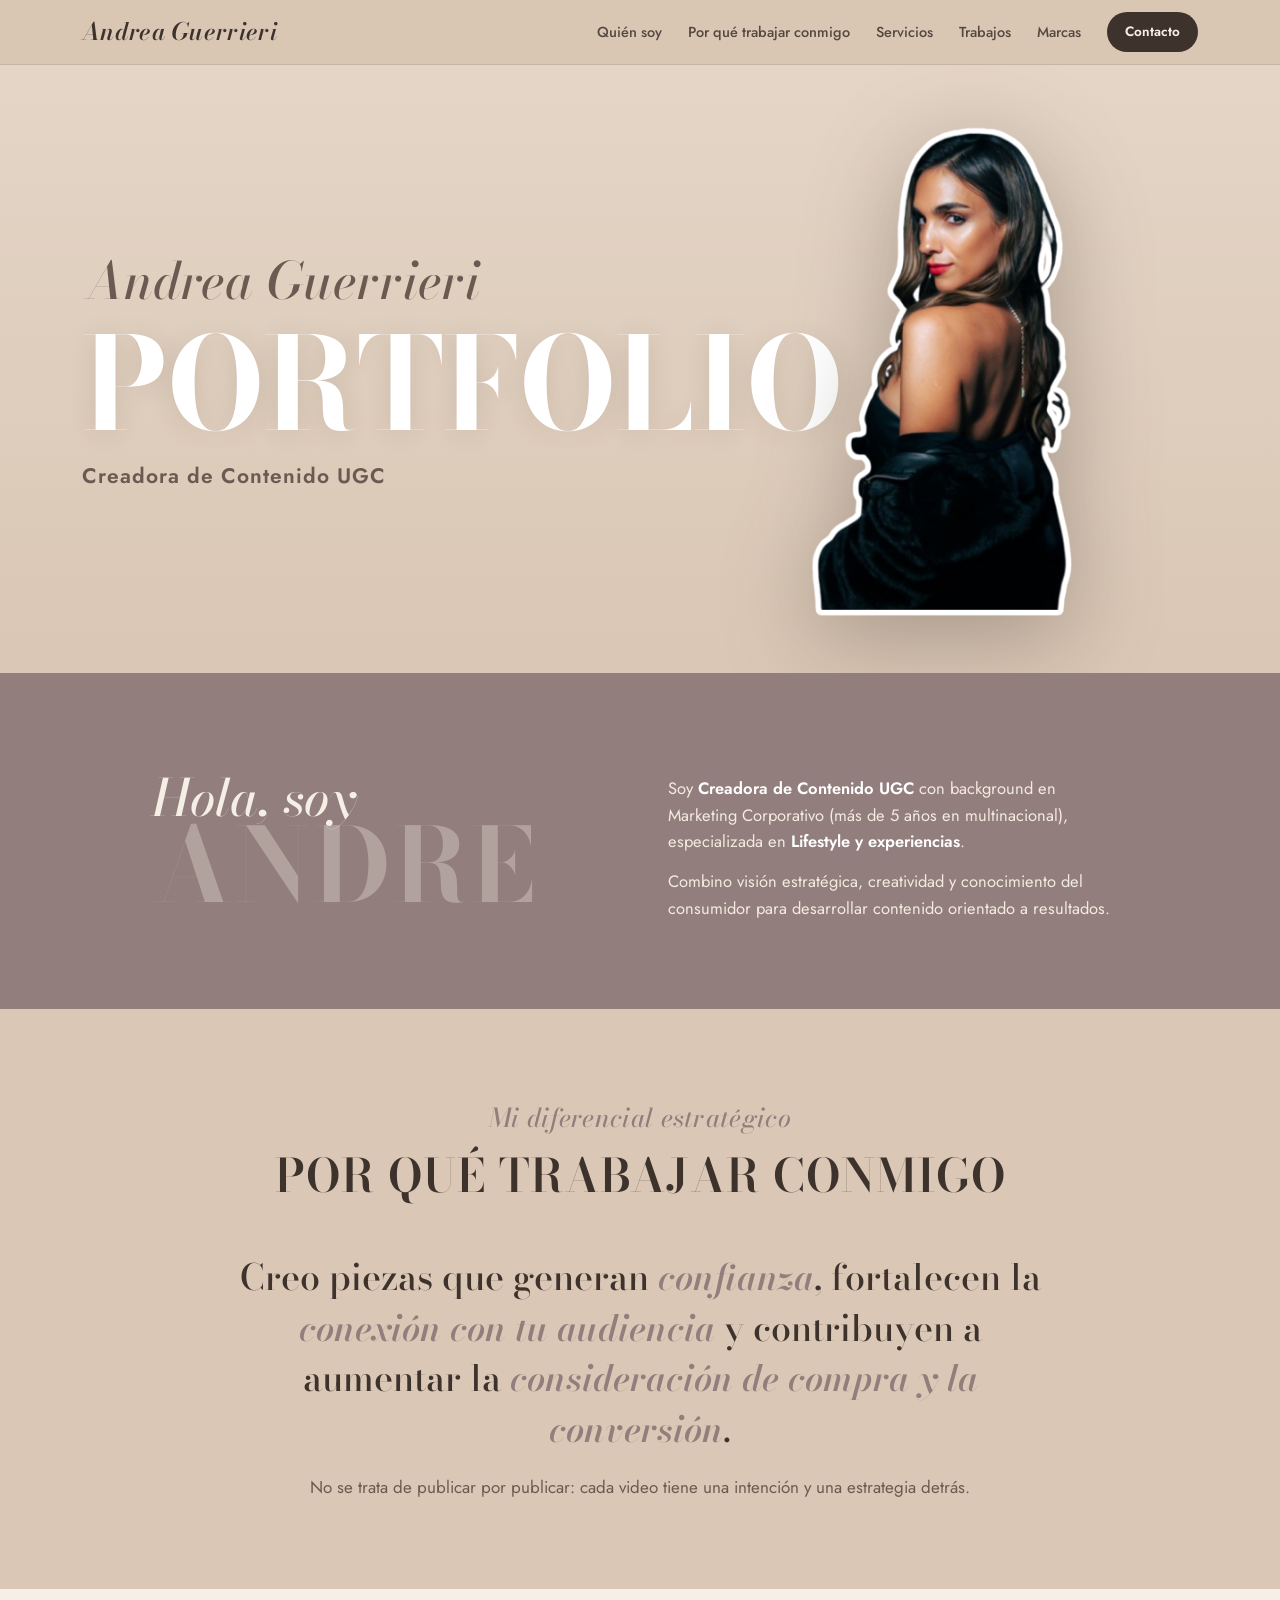
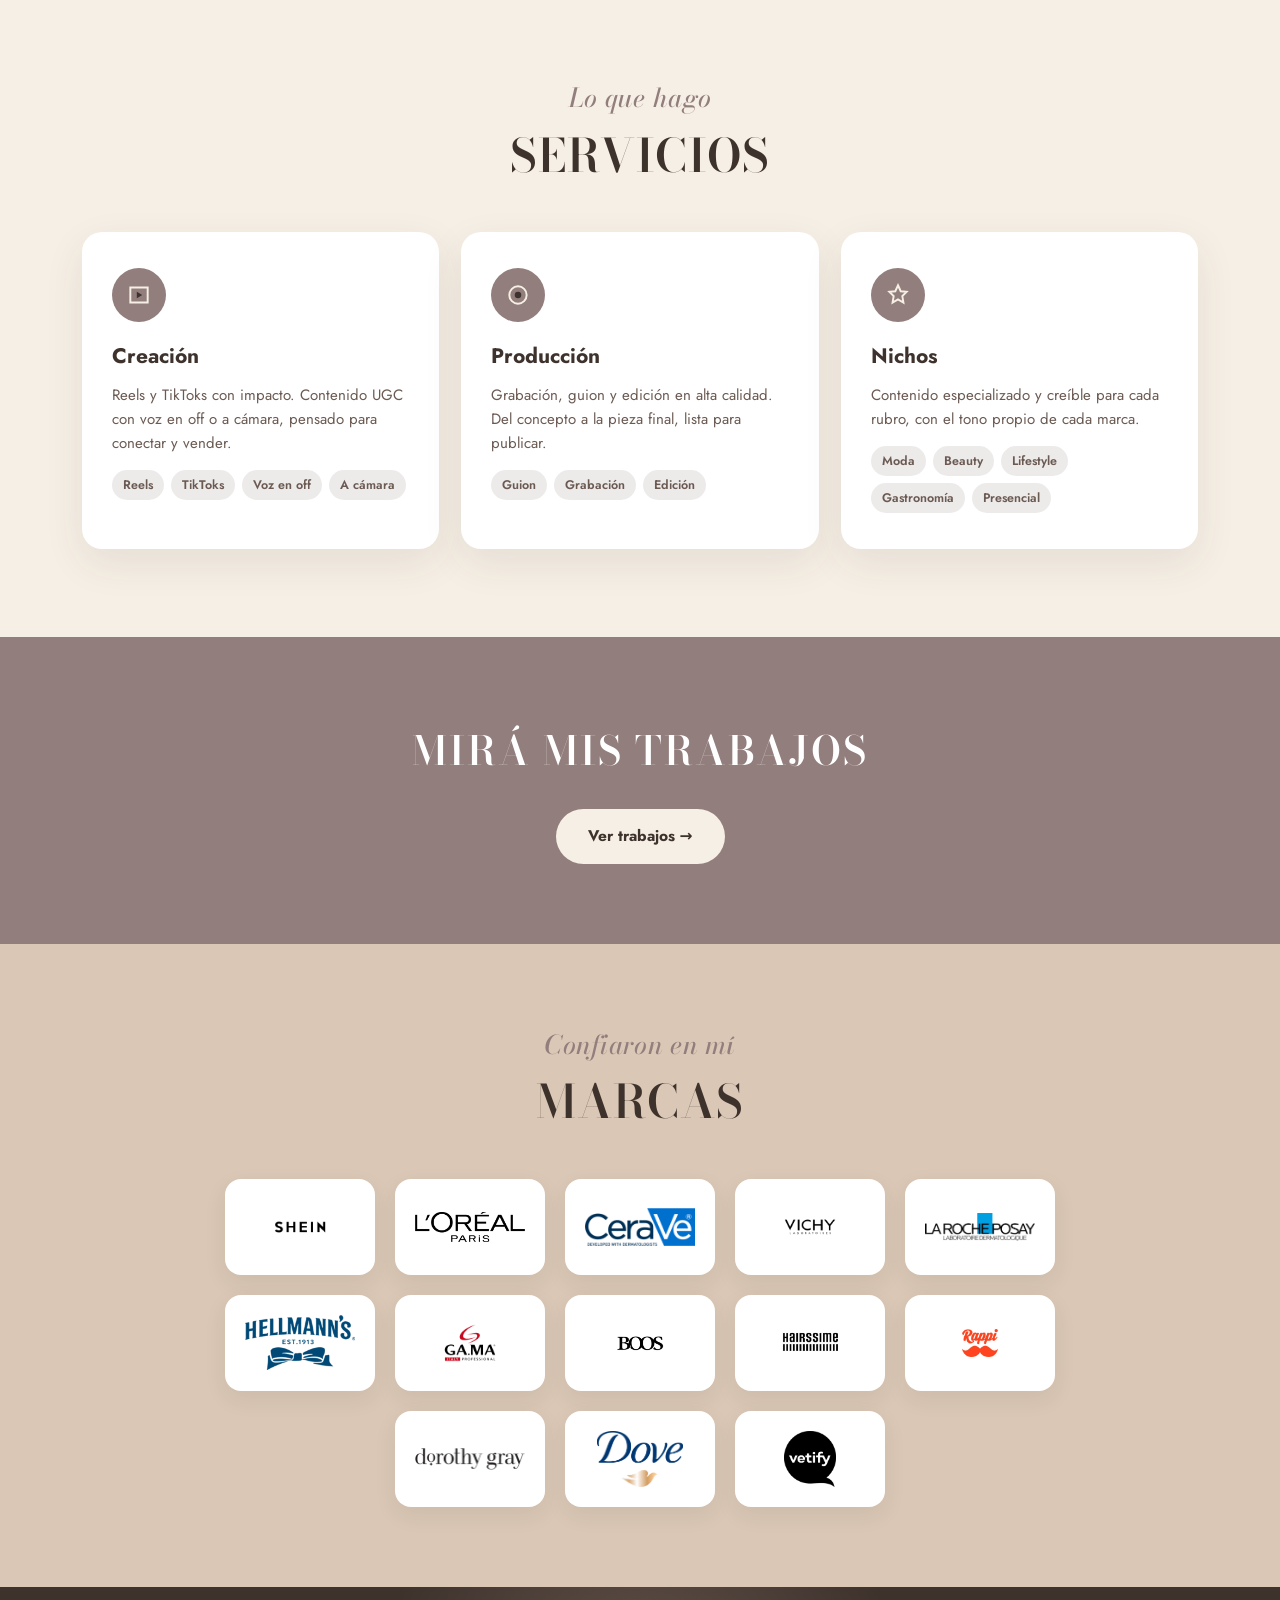
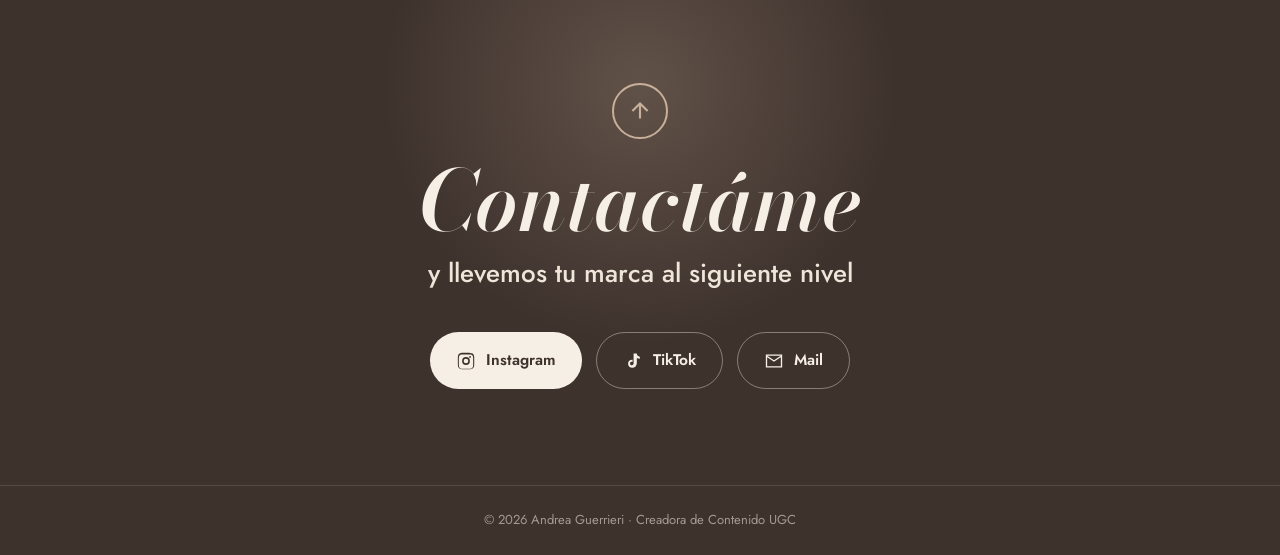
<file: index.html>
<!doctype html>
<html lang="es">
<head>
<meta charset="utf-8">
<meta name="viewport" content="width=device-width, initial-scale=1">
<title>Andrea Guerrieri · UGC</title>
<link rel="preconnect" href="https://fonts.googleapis.com">
<link rel="preconnect" href="https://fonts.gstatic.com" crossorigin>
<link href="https://fonts.googleapis.com/css2?family=Bodoni+Moda:ital,opsz,wght@0,6..96,400;0,6..96,600;0,6..96,700;1,6..96,400;1,6..96,500&family=Jost:wght@300;400;500;600;700&display=swap" rel="stylesheet">
<link rel="stylesheet" href="styles.css">
</head>
<body>
<nav>
  <div class="wrap">
    <a class="brand" href="#top">Andrea Guerrieri</a>
    <div class="links" id="navlinks">
      <a href="#quien">Quién soy</a>
      <a href="#porque">Por qué trabajar conmigo</a>
      <a href="#servicios">Servicios</a>
      <a href="trabajos.html">Trabajos</a>
      <a href="#marcas">Marcas</a>
      <a href="#contacto" class="navcta">Contacto</a>
    </div>
    <button class="menu-btn" aria-label="Menú" aria-expanded="false">☰</button>
  </div>
</nav>
<header class="hero" id="top">
  <div class="wrap">
    <div class="intro">
      <div class="name">Andrea Guerrieri</div>
      <h1>PORTFOLIO</h1>
      <div class="role">Creadora de Contenido UGC</div>
    </div>
    <div class="photo"><img src="img/hero-cutout.png" alt="Andrea Guerrieri"></div>
  </div>
</header>

<section class="quien" id="quien">
  <div class="wrap">
    <div><div class="hi">Hola, soy</div><div class="andre">Andre</div></div>
    <div>
      <p>Soy <b>Creadora de Contenido UGC</b> con background en Marketing Corporativo (más de 5 años en multinacional), especializada en <b>Lifestyle y experiencias</b>.</p>
      <p>Combino visión estratégica, creatividad y conocimiento del consumidor para desarrollar contenido orientado a resultados.</p>
    </div>
  </div>
</section>

<section class="porque" id="porque">
  <div class="wrap">
    <div class="shead"><span class="ey">Mi diferencial estratégico</span><span class="ti">Por qué trabajar conmigo</span></div>
    <div class="lead">Creo piezas que generan <b>confianza</b>, fortalecen la <b>conexión con tu audiencia</b> y contribuyen a aumentar la <b>consideración de compra y la conversión</b>.</div>
    <div class="p">No se trata de publicar por publicar: cada video tiene una intención y una estrategia detrás.</div>
  </div>
</section>

<section class="serv" id="servicios">
  <div class="wrap">
    <div class="shead"><span class="ey">Lo que hago</span><span class="ti">Servicios</span></div>
    <div class="cards">
      <div class="card"><div class="ic"><svg viewBox="0 0 24 24"><path d="M4 5h16v14H4z"/><path d="M10 9l5 3-5 3z" fill="currentColor" stroke="none"/></svg></div>
        <h3>Creación</h3><p>Reels y TikToks con impacto. Contenido UGC con voz en off o a cámara, pensado para conectar y vender.</p>
        <div class="tags"><span>Reels</span><span>TikToks</span><span>Voz en off</span><span>A cámara</span></div></div>
      <div class="card"><div class="ic"><svg viewBox="0 0 24 24"><circle cx="12" cy="12" r="8"/><circle cx="12" cy="12" r="3" fill="currentColor" stroke="none"/></svg></div>
        <h3>Producción</h3><p>Grabación, guion y edición en alta calidad. Del concepto a la pieza final, lista para publicar.</p>
        <div class="tags"><span>Guion</span><span>Grabación</span><span>Edición</span></div></div>
      <div class="card"><div class="ic"><svg viewBox="0 0 24 24"><path d="M12 3l2.5 5.5L20 9l-4 4 1 6-5-3-5 3 1-6-4-4 5.5-.5z"/></svg></div>
        <h3>Nichos</h3><p>Contenido especializado y creíble para cada rubro, con el tono propio de cada marca.</p>
        <div class="tags"><span>Moda</span><span>Beauty</span><span>Lifestyle</span><span>Gastronomía</span><span>Presencial</span></div></div>
    </div>
  </div>
</section>

<section class="cta-trabajos">
  <div class="wrap">
    <h2>Mirá mis trabajos</h2>
    <a class="cta-btn" href="trabajos.html">Ver trabajos →</a>
  </div>
</section>

<section class="brands" id="marcas">
  <div class="wrap">
    <div class="shead"><span class="ey">Confiaron en mí</span><span class="ti">Marcas</span></div>
    <div class="logos"><div class="logo"><img src="img/logos/shein.png" alt="shein"></div><div class="logo"><img src="img/logos/loreal.png" alt="loreal"></div><div class="logo"><img src="img/logos/cerave.png" alt="cerave"></div><div class="logo"><img src="img/logos/vichy.png" alt="vichy"></div><div class="logo"><img src="img/logos/larocheposay.png" alt="larocheposay"></div><div class="logo"><img src="img/logos/hellmanns.png" alt="hellmanns"></div><div class="logo"><img src="img/logos/gama.png" alt="gama"></div><div class="logo"><img src="img/logos/boos.png" alt="boos"></div><div class="logo"><img src="img/logos/hairssime.png" alt="hairssime"></div><div class="logo"><img src="img/logos/rappi.png" alt="rappi"></div><div class="logo"><img src="img/logos/dorothygray.png" alt="dorothygray"></div><div class="logo"><img src="img/logos/dove.png" alt="dove"></div><div class="logo"><img src="img/logos/vetify.png" alt="vetify"></div></div>
  </div>
</section>

<section class="contact" id="contacto">
  <div class="glow"></div>
  <div class="wrap">
    <div class="arrow"><svg viewBox="0 0 24 24"><path d="M12 19V5M5 12l7-7 7 7"/></svg></div>
    <div class="big">Contactáme</div>
    <div class="lead">y llevemos tu marca al siguiente nivel</div>
    <div class="links">
      <a href="https://www.instagram.com/andreguerrieri/" target="_blank" rel="noopener"><svg viewBox="0 0 24 24" fill="currentColor"><path d="M12 2.2c3.2 0 3.6 0 4.9.07 1.17.05 1.8.25 2.23.41.56.22.96.48 1.38.9.42.42.68.82.9 1.38.16.42.36 1.06.41 2.23.06 1.27.07 1.65.07 4.85s0 3.58-.07 4.85c-.05 1.17-.25 1.8-.41 2.23-.22.56-.48.96-.9 1.38-.42.42-.82.68-1.38.9-.42.16-1.06.36-2.23.41-1.27.06-1.65.07-4.85.07s-3.58 0-4.85-.07c-1.17-.05-1.8-.25-2.23-.41a3.7 3.7 0 01-1.38-.9 3.7 3.7 0 01-.9-1.38c-.16-.42-.36-1.06-.41-2.23C2.21 15.58 2.2 15.2 2.2 12s0-3.58.07-4.85c.05-1.17.25-1.8.41-2.23.22-.56.48-.96.9-1.38.42-.42.82-.68 1.38-.9.42-.16 1.06-.36 2.23-.41C8.42 2.21 8.8 2.2 12 2.2Zm0 1.9c-3.14 0-3.51.01-4.75.07-.9.04-1.39.2-1.71.32-.43.17-.74.37-1.06.69-.32.32-.52.63-.69 1.06-.12.32-.28.81-.32 1.71-.06 1.24-.07 1.61-.07 4.75s.01 3.51.07 4.75c.04.9.2 1.39.32 1.71.17.43.37.74.69 1.06.32.32.63.52 1.06.69.32.12.81.28 1.71.32 1.24.06 1.61.07 4.75.07s3.51-.01 4.75-.07c.9-.04 1.39-.2 1.71-.32.43-.17.74-.37 1.06-.69.32-.32.52-.63.69-1.06.12-.32.28-.81.32-1.71.06-1.24.07-1.61.07-4.75s-.01-3.51-.07-4.75c-.04-.9-.2-1.39-.32-1.71a2.86 2.86 0 00-.69-1.06 2.86 2.86 0 00-1.06-.69c-.32-.12-.81-.28-1.71-.32-1.24-.06-1.61-.07-4.75-.07Zm0 3.24a4.66 4.66 0 110 9.32 4.66 4.66 0 010-9.32Zm0 1.9a2.76 2.76 0 100 5.52 2.76 2.76 0 000-5.52Zm4.87-3.2a1.09 1.09 0 110 2.18 1.09 1.09 0 010-2.18Z"/></svg> Instagram</a>
      <a class="gh" href="https://www.tiktok.com/@noloentenderian?_r=1&_t=ZS-943kRrrUdOa" target="_blank" rel="noopener"><svg viewBox="0 0 24 24" fill="currentColor"><path d="M16.5 3c.3 2.1 1.6 3.6 3.7 3.8v2.4c-1.2.1-2.3-.2-3.6-.9v5.8c0 3.6-2.3 6-5.5 6-2.9 0-5-2.1-5-4.9 0-2.9 2.3-5 5.4-4.7v2.5c-.5-.1-1-.1-1.4.02-1.1.3-1.7 1.1-1.6 2.3.1 1.2 1 1.9 2.2 1.8 1.2-.1 2-1 2-2.4V3h3.4Z"/></svg> TikTok</a>
      <a class="gh" href="mailto:andreag.guerrieri@gmail.com"><svg viewBox="0 0 24 24" fill="none" stroke="currentColor" stroke-width="1.6"><path d="M3 5h18v14H3z"/><path d="M3 6l9 6 9-6"/></svg> Mail</a>
    </div>
  </div>
</section>
<footer>© 2026 Andrea Guerrieri · Creadora de Contenido UGC</footer>
<script src="script.js"></script>
</body></html>
</file>
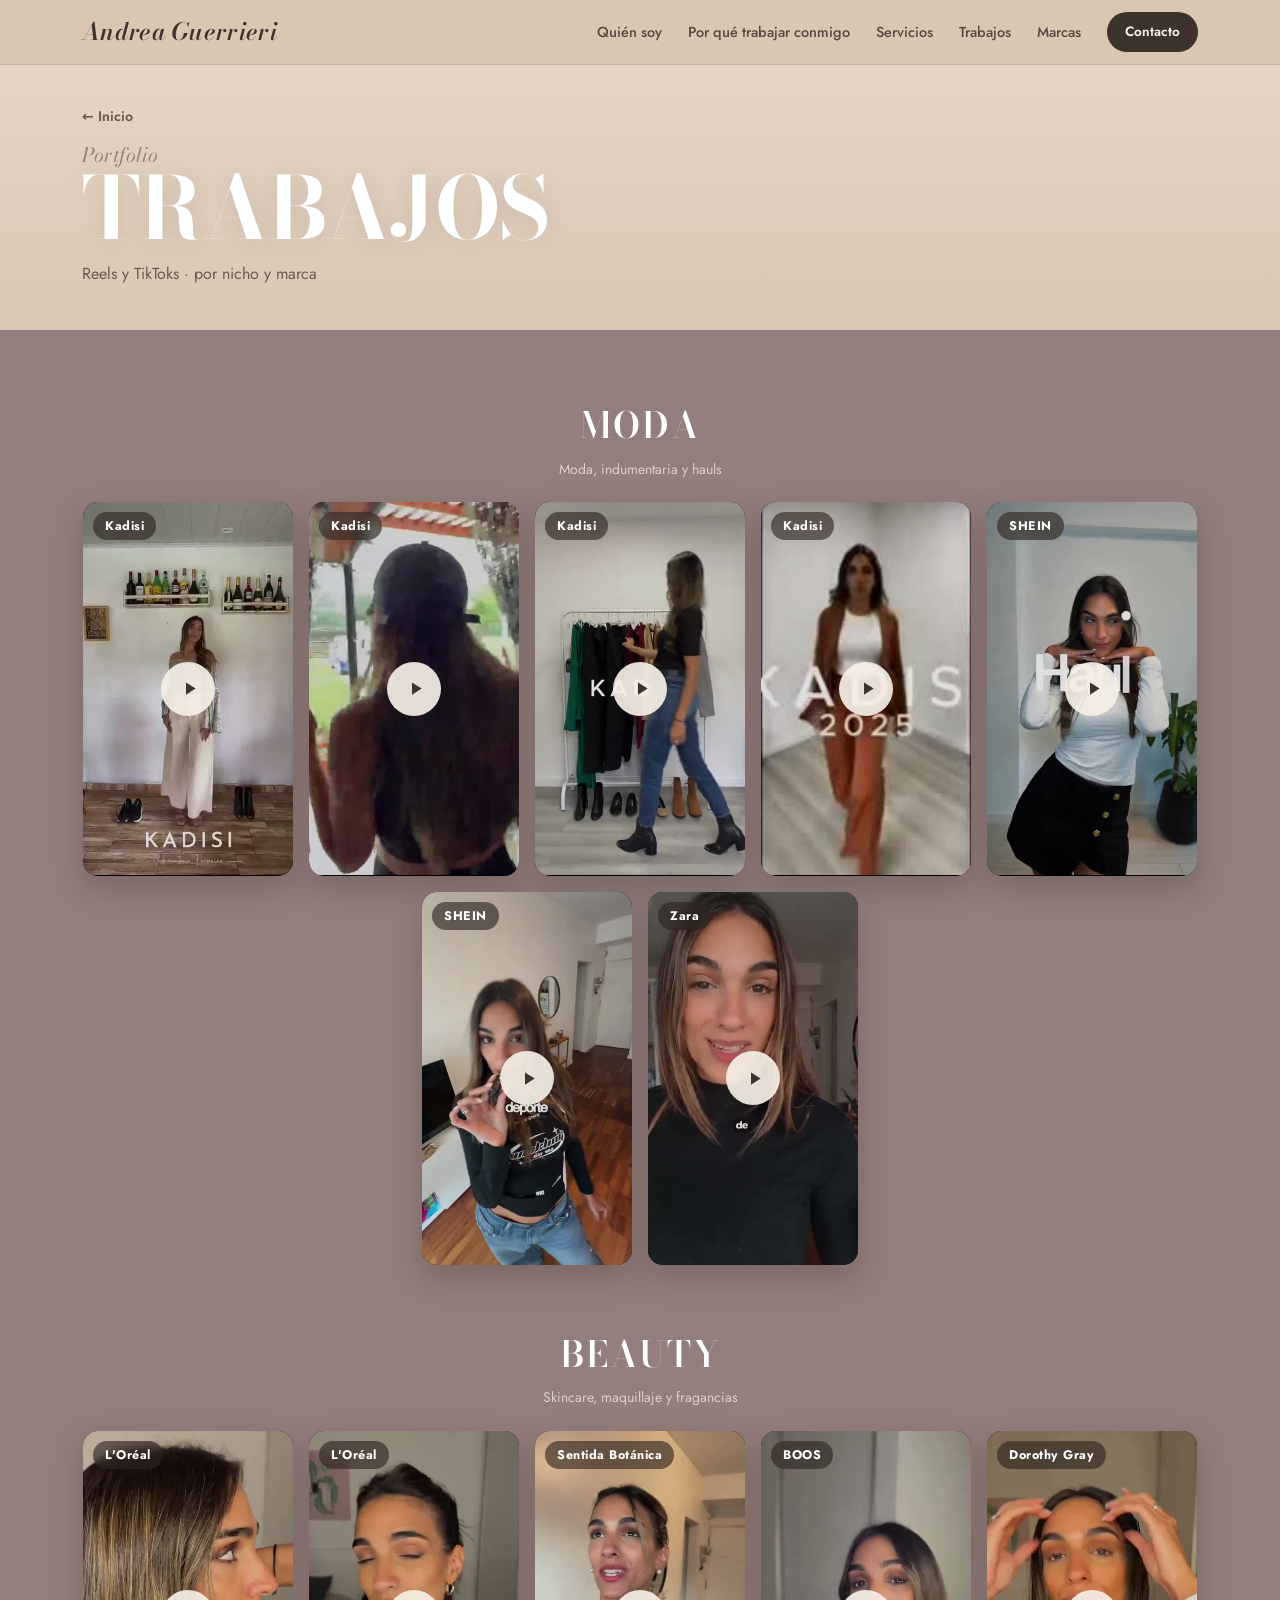
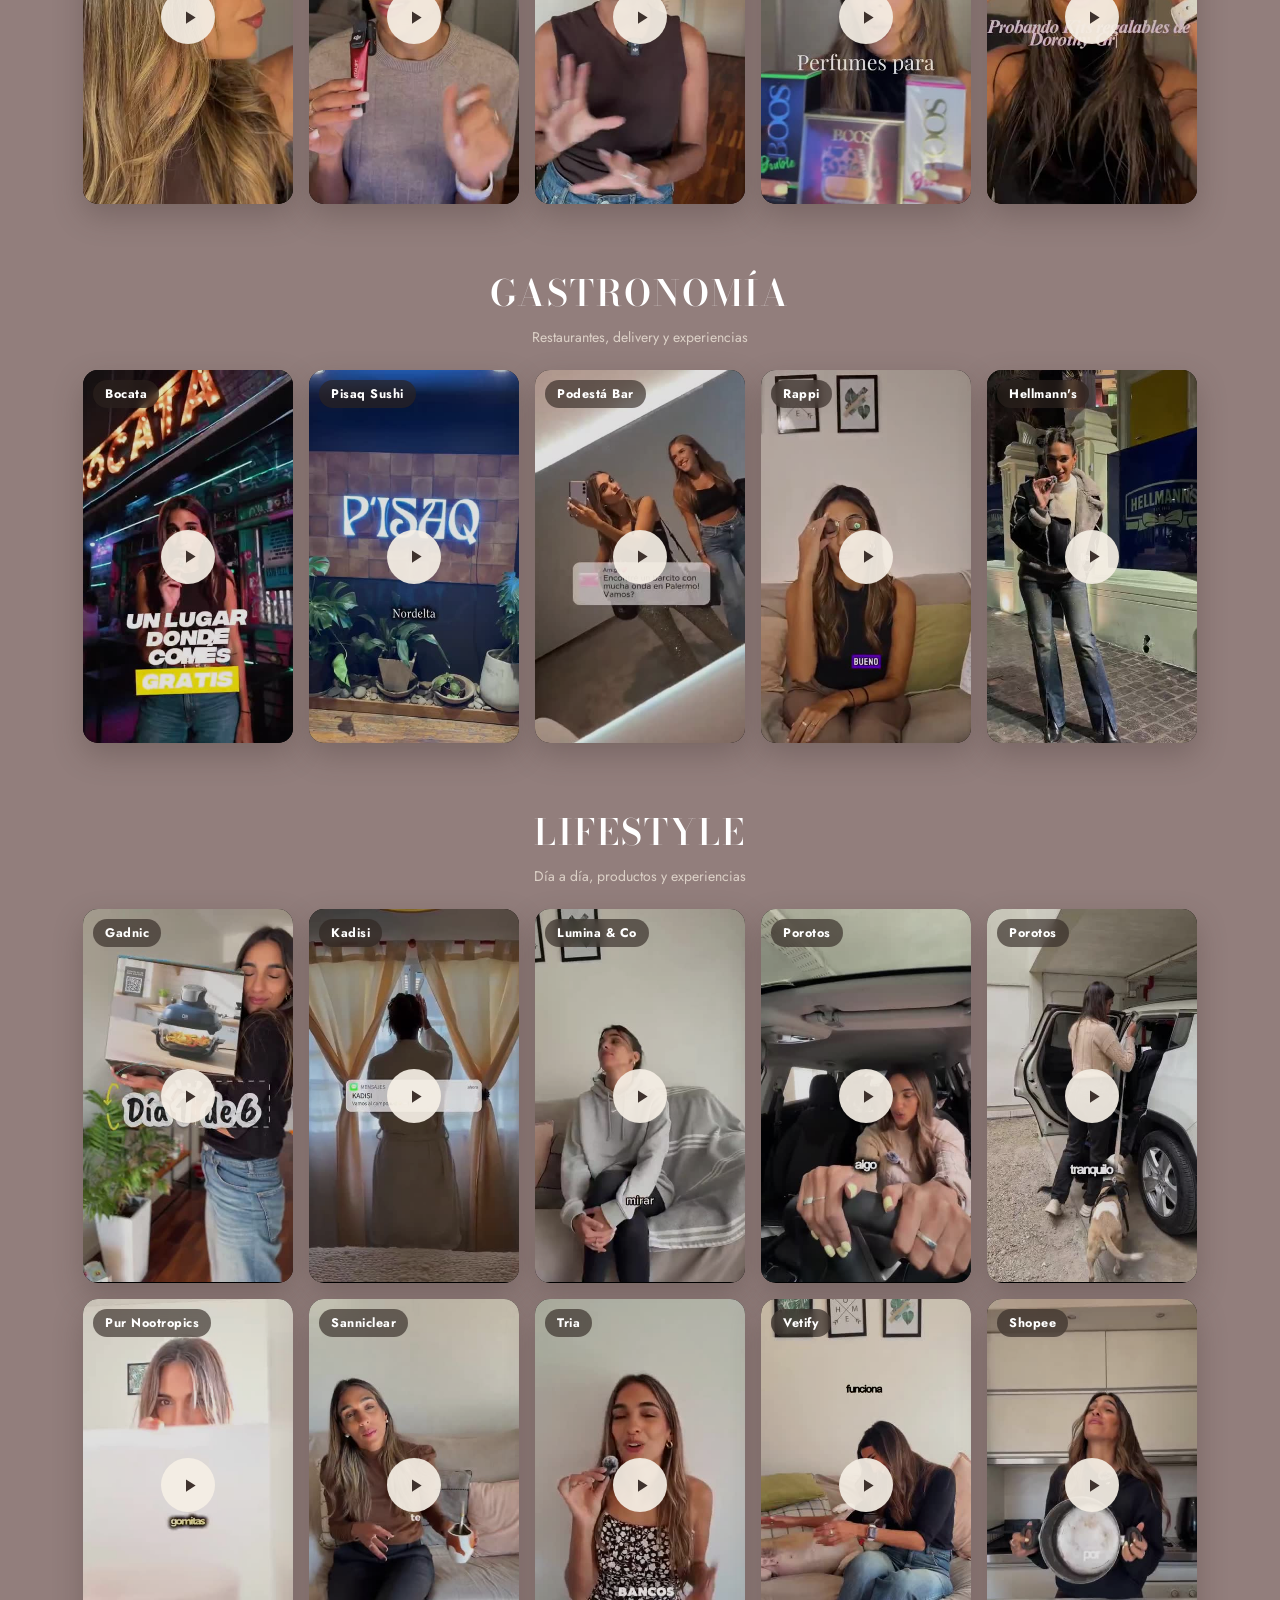
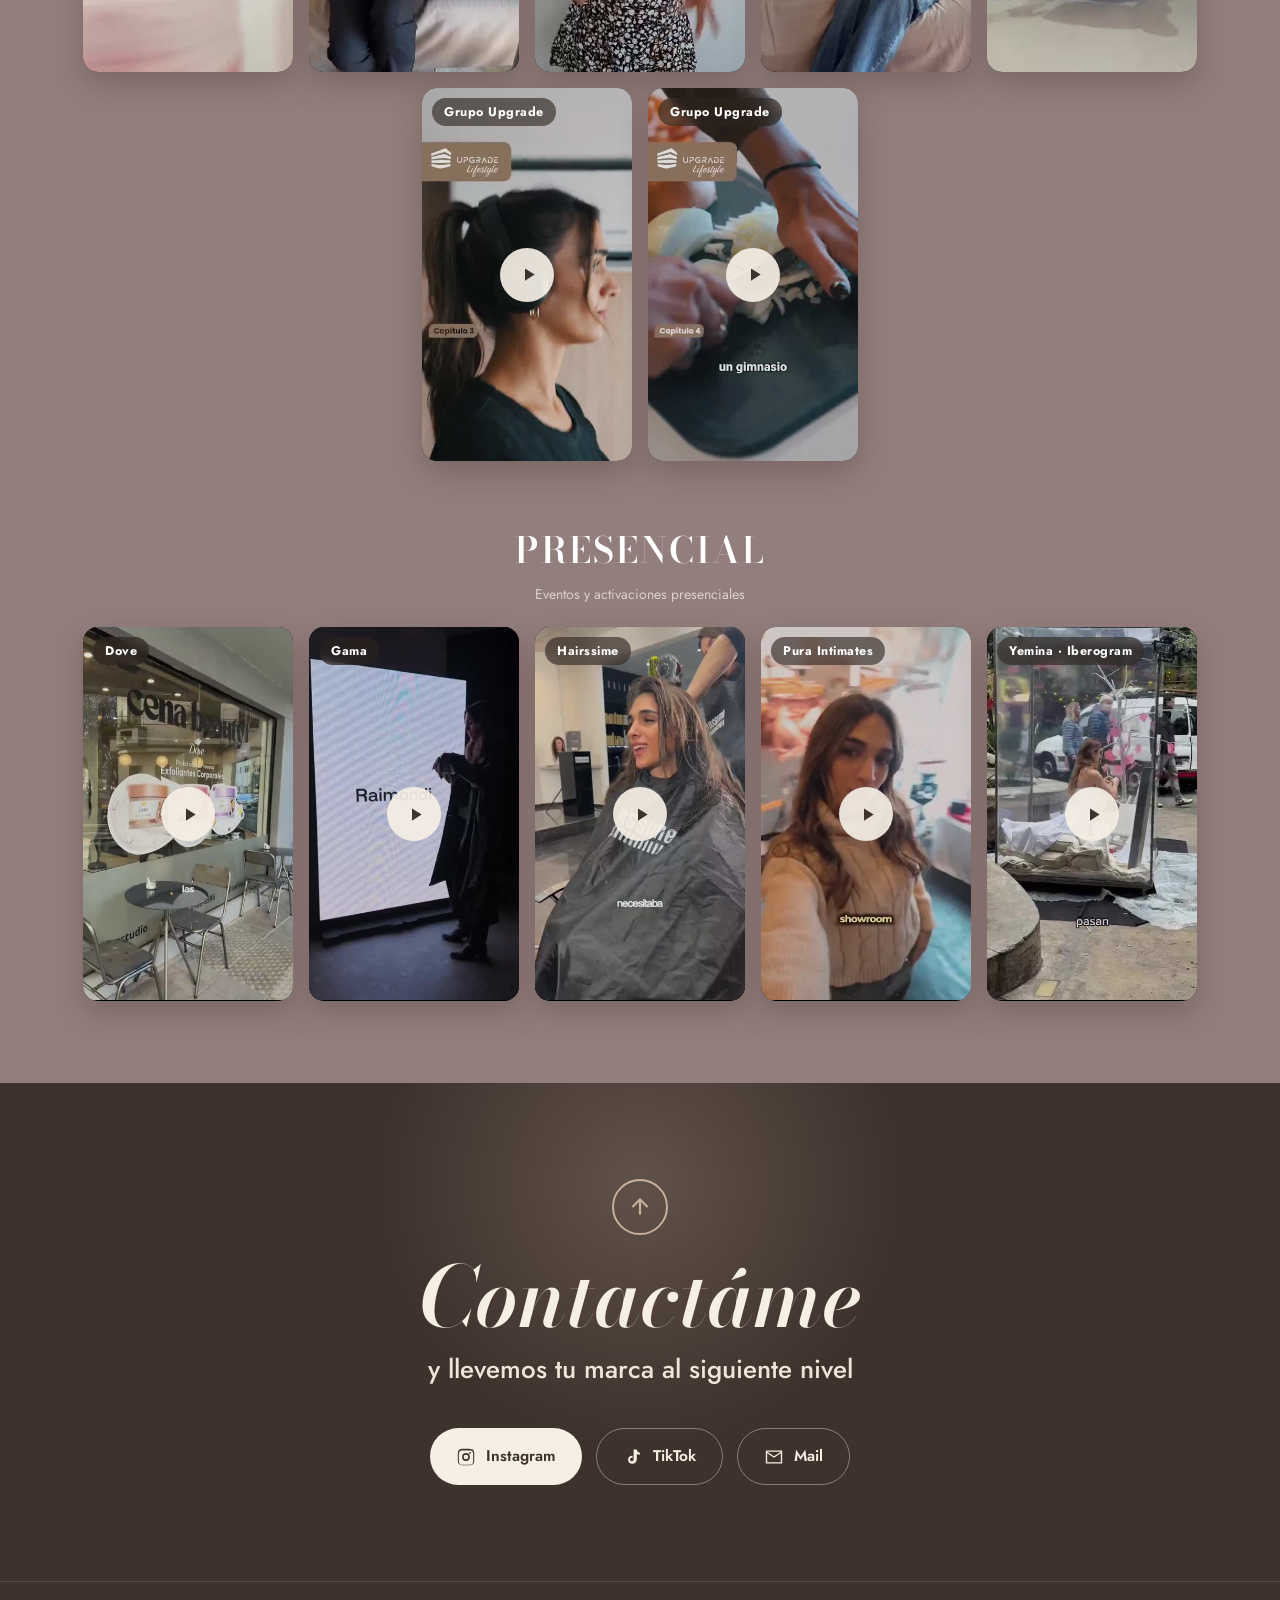
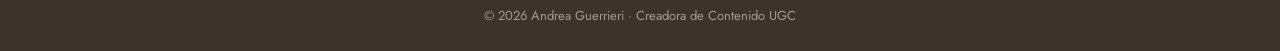
<file: trabajos.html>
<!doctype html>
<html lang="es">
<head>
<meta charset="utf-8">
<meta name="viewport" content="width=device-width, initial-scale=1">
<title>Trabajos · Andrea Guerrieri</title>
<link rel="preconnect" href="https://fonts.googleapis.com">
<link rel="preconnect" href="https://fonts.gstatic.com" crossorigin>
<link href="https://fonts.googleapis.com/css2?family=Bodoni+Moda:ital,opsz,wght@0,6..96,400;0,6..96,600;0,6..96,700;1,6..96,400;1,6..96,500&family=Jost:wght@300;400;500;600;700&display=swap" rel="stylesheet">
<link rel="stylesheet" href="styles.css">
</head>
<body>
<nav>
  <div class="wrap">
    <a class="brand" href="index.html">Andrea Guerrieri</a>
    <div class="links" id="navlinks">
      <a href="index.html#quien">Quién soy</a>
      <a href="index.html#porque">Por qué trabajar conmigo</a>
      <a href="index.html#servicios">Servicios</a>
      <a href="trabajos.html">Trabajos</a>
      <a href="index.html#marcas">Marcas</a>
      <a href="#contacto" class="navcta">Contacto</a>
    </div>
    <button class="menu-btn" aria-label="Menú" aria-expanded="false">☰</button>
  </div>
</nav>
<header class="nhead">
  <div class="wrap">
    <a class="back" href="index.html">← Inicio</a>
    <span class="ey">Portfolio</span>
    <h1 class="nhead-title">Trabajos</h1>
    <p class="nhead-sub">Reels y TikToks · por nicho y marca</p>
  </div>
</header>
<section class="work">
  <div class="wrap">
<div class="niche"><h2 class="niche-title">Moda</h2><p class="niche-sub">Moda, indumentaria y hauls</p><div class="grid"><div class="tile"><video preload="none" playsinline muted poster="vid/moda/kadisi1.jpg"><source src="vid/moda/kadisi1.mp4" type="video/mp4"></video><span class="blabel">Kadisi</span><button class="play" aria-label="Reproducir"><span><svg viewBox="0 0 24 24"><path d="M8 5v14l11-7z"/></svg></span></button></div><div class="tile"><video preload="none" playsinline muted poster="vid/moda/kadisi2.jpg"><source src="vid/moda/kadisi2.mp4" type="video/mp4"></video><span class="blabel">Kadisi</span><button class="play" aria-label="Reproducir"><span><svg viewBox="0 0 24 24"><path d="M8 5v14l11-7z"/></svg></span></button></div><div class="tile"><video preload="none" playsinline muted poster="vid/moda/kadisi3.jpg"><source src="vid/moda/kadisi3.mp4" type="video/mp4"></video><span class="blabel">Kadisi</span><button class="play" aria-label="Reproducir"><span><svg viewBox="0 0 24 24"><path d="M8 5v14l11-7z"/></svg></span></button></div><div class="tile"><video preload="none" playsinline muted poster="vid/moda/kadisi4.jpg"><source src="vid/moda/kadisi4.mp4" type="video/mp4"></video><span class="blabel">Kadisi</span><button class="play" aria-label="Reproducir"><span><svg viewBox="0 0 24 24"><path d="M8 5v14l11-7z"/></svg></span></button></div><div class="tile"><video preload="none" playsinline muted poster="vid/moda/shein2.jpg"><source src="vid/moda/shein2.mp4" type="video/mp4"></video><span class="blabel">SHEIN</span><button class="play" aria-label="Reproducir"><span><svg viewBox="0 0 24 24"><path d="M8 5v14l11-7z"/></svg></span></button></div><div class="tile"><video preload="none" playsinline muted poster="vid/moda/shein_b.jpg"><source src="vid/moda/shein_b.mp4" type="video/mp4"></video><span class="blabel">SHEIN</span><button class="play" aria-label="Reproducir"><span><svg viewBox="0 0 24 24"><path d="M8 5v14l11-7z"/></svg></span></button></div><div class="tile"><video preload="none" playsinline muted poster="vid/moda/zara.jpg"><source src="vid/moda/zara.mp4" type="video/mp4"></video><span class="blabel">Zara</span><button class="play" aria-label="Reproducir"><span><svg viewBox="0 0 24 24"><path d="M8 5v14l11-7z"/></svg></span></button></div></div></div>
<div class="niche"><h2 class="niche-title">Beauty</h2><p class="niche-sub">Skincare, maquillaje y fragancias</p><div class="grid"><div class="tile"><video preload="none" playsinline muted poster="vid/beauty/loreal_panorama.jpg"><source src="vid/beauty/loreal_panorama.mp4" type="video/mp4"></video><span class="blabel">L'Oréal</span><button class="play" aria-label="Reproducir"><span><svg viewBox="0 0 24 24"><path d="M8 5v14l11-7z"/></svg></span></button></div><div class="tile"><video preload="none" playsinline muted poster="vid/beauty/loreal_revitalift.jpg"><source src="vid/beauty/loreal_revitalift.mp4" type="video/mp4"></video><span class="blabel">L'Oréal</span><button class="play" aria-label="Reproducir"><span><svg viewBox="0 0 24 24"><path d="M8 5v14l11-7z"/></svg></span></button></div><div class="tile"><video preload="none" playsinline muted poster="vid/beauty/sentida_botanica.jpg"><source src="vid/beauty/sentida_botanica.mp4" type="video/mp4"></video><span class="blabel">Sentida Botánica</span><button class="play" aria-label="Reproducir"><span><svg viewBox="0 0 24 24"><path d="M8 5v14l11-7z"/></svg></span></button></div><div class="tile"><video preload="none" playsinline muted poster="vid/beauty/boos.jpg"><source src="vid/beauty/boos.mp4" type="video/mp4"></video><span class="blabel">BOOS</span><button class="play" aria-label="Reproducir"><span><svg viewBox="0 0 24 24"><path d="M8 5v14l11-7z"/></svg></span></button></div><div class="tile"><video preload="none" playsinline muted poster="vid/beauty/dorothy.jpg"><source src="vid/beauty/dorothy.mp4" type="video/mp4"></video><span class="blabel">Dorothy Gray</span><button class="play" aria-label="Reproducir"><span><svg viewBox="0 0 24 24"><path d="M8 5v14l11-7z"/></svg></span></button></div></div></div>
<div class="niche"><h2 class="niche-title">Gastronomía</h2><p class="niche-sub">Restaurantes, delivery y experiencias</p><div class="grid"><div class="tile"><video preload="none" playsinline muted poster="vid/gastro/bocata.jpg"><source src="vid/gastro/bocata.mp4" type="video/mp4"></video><span class="blabel">Bocata</span><button class="play" aria-label="Reproducir"><span><svg viewBox="0 0 24 24"><path d="M8 5v14l11-7z"/></svg></span></button></div><div class="tile"><video preload="none" playsinline muted poster="vid/gastro/pisaq.jpg"><source src="vid/gastro/pisaq.mp4" type="video/mp4"></video><span class="blabel">Pisaq Sushi</span><button class="play" aria-label="Reproducir"><span><svg viewBox="0 0 24 24"><path d="M8 5v14l11-7z"/></svg></span></button></div><div class="tile"><video preload="none" playsinline muted poster="vid/gastro/podesta.jpg"><source src="vid/gastro/podesta.mp4" type="video/mp4"></video><span class="blabel">Podestá Bar</span><button class="play" aria-label="Reproducir"><span><svg viewBox="0 0 24 24"><path d="M8 5v14l11-7z"/></svg></span></button></div><div class="tile"><video preload="none" playsinline muted poster="vid/gastro/rappi.jpg"><source src="vid/gastro/rappi.mp4" type="video/mp4"></video><span class="blabel">Rappi</span><button class="play" aria-label="Reproducir"><span><svg viewBox="0 0 24 24"><path d="M8 5v14l11-7z"/></svg></span></button></div><div class="tile"><video preload="none" playsinline muted poster="vid/gastro/hellmanns.jpg"><source src="vid/gastro/hellmanns.mp4" type="video/mp4"></video><span class="blabel">Hellmann's</span><button class="play" aria-label="Reproducir"><span><svg viewBox="0 0 24 24"><path d="M8 5v14l11-7z"/></svg></span></button></div></div></div>
<div class="niche"><h2 class="niche-title">Lifestyle</h2><p class="niche-sub">Día a día, productos y experiencias</p><div class="grid"><div class="tile"><video preload="none" playsinline muted poster="vid/lifestyle/gadnic.jpg"><source src="vid/lifestyle/gadnic.mp4" type="video/mp4"></video><span class="blabel">Gadnic</span><button class="play" aria-label="Reproducir"><span><svg viewBox="0 0 24 24"><path d="M8 5v14l11-7z"/></svg></span></button></div><div class="tile"><video preload="none" playsinline muted poster="vid/lifestyle/kadisi_life.jpg"><source src="vid/lifestyle/kadisi_life.mp4" type="video/mp4"></video><span class="blabel">Kadisi</span><button class="play" aria-label="Reproducir"><span><svg viewBox="0 0 24 24"><path d="M8 5v14l11-7z"/></svg></span></button></div><div class="tile"><video preload="none" playsinline muted poster="vid/lifestyle/lumina.jpg"><source src="vid/lifestyle/lumina.mp4" type="video/mp4"></video><span class="blabel">Lumina & Co</span><button class="play" aria-label="Reproducir"><span><svg viewBox="0 0 24 24"><path d="M8 5v14l11-7z"/></svg></span></button></div><div class="tile"><video preload="none" playsinline muted poster="vid/lifestyle/porotos1.jpg"><source src="vid/lifestyle/porotos1.mp4" type="video/mp4"></video><span class="blabel">Porotos</span><button class="play" aria-label="Reproducir"><span><svg viewBox="0 0 24 24"><path d="M8 5v14l11-7z"/></svg></span></button></div><div class="tile"><video preload="none" playsinline muted poster="vid/lifestyle/porotos2.jpg"><source src="vid/lifestyle/porotos2.mp4" type="video/mp4"></video><span class="blabel">Porotos</span><button class="play" aria-label="Reproducir"><span><svg viewBox="0 0 24 24"><path d="M8 5v14l11-7z"/></svg></span></button></div><div class="tile"><video preload="none" playsinline muted poster="vid/lifestyle/pur.jpg"><source src="vid/lifestyle/pur.mp4" type="video/mp4"></video><span class="blabel">Pur Nootropics</span><button class="play" aria-label="Reproducir"><span><svg viewBox="0 0 24 24"><path d="M8 5v14l11-7z"/></svg></span></button></div><div class="tile"><video preload="none" playsinline muted poster="vid/lifestyle/sanniclear.jpg"><source src="vid/lifestyle/sanniclear.mp4" type="video/mp4"></video><span class="blabel">Sanniclear</span><button class="play" aria-label="Reproducir"><span><svg viewBox="0 0 24 24"><path d="M8 5v14l11-7z"/></svg></span></button></div><div class="tile"><video preload="none" playsinline muted poster="vid/lifestyle/tria.jpg"><source src="vid/lifestyle/tria.mp4" type="video/mp4"></video><span class="blabel">Tria</span><button class="play" aria-label="Reproducir"><span><svg viewBox="0 0 24 24"><path d="M8 5v14l11-7z"/></svg></span></button></div><div class="tile"><video preload="none" playsinline muted poster="vid/lifestyle/vetify.jpg"><source src="vid/lifestyle/vetify.mp4" type="video/mp4"></video><span class="blabel">Vetify</span><button class="play" aria-label="Reproducir"><span><svg viewBox="0 0 24 24"><path d="M8 5v14l11-7z"/></svg></span></button></div><div class="tile"><video preload="none" playsinline muted poster="vid/lifestyle/shopee.jpg"><source src="vid/lifestyle/shopee.mp4" type="video/mp4"></video><span class="blabel">Shopee</span><button class="play" aria-label="Reproducir"><span><svg viewBox="0 0 24 24"><path d="M8 5v14l11-7z"/></svg></span></button></div><div class="tile"><video preload="none" playsinline muted poster="vid/lifestyle/upgrade1.jpg"><source src="vid/lifestyle/upgrade1.mp4" type="video/mp4"></video><span class="blabel">Grupo Upgrade</span><button class="play" aria-label="Reproducir"><span><svg viewBox="0 0 24 24"><path d="M8 5v14l11-7z"/></svg></span></button></div><div class="tile"><video preload="none" playsinline muted poster="vid/lifestyle/upgrade2.jpg"><source src="vid/lifestyle/upgrade2.mp4" type="video/mp4"></video><span class="blabel">Grupo Upgrade</span><button class="play" aria-label="Reproducir"><span><svg viewBox="0 0 24 24"><path d="M8 5v14l11-7z"/></svg></span></button></div></div></div>
<div class="niche"><h2 class="niche-title">Presencial</h2><p class="niche-sub">Eventos y activaciones presenciales</p><div class="grid"><div class="tile"><video preload="none" playsinline muted poster="vid/presencial/dove.jpg"><source src="vid/presencial/dove.mp4" type="video/mp4"></video><span class="blabel">Dove</span><button class="play" aria-label="Reproducir"><span><svg viewBox="0 0 24 24"><path d="M8 5v14l11-7z"/></svg></span></button></div><div class="tile"><video preload="none" playsinline muted poster="vid/presencial/gama.jpg"><source src="vid/presencial/gama.mp4" type="video/mp4"></video><span class="blabel">Gama</span><button class="play" aria-label="Reproducir"><span><svg viewBox="0 0 24 24"><path d="M8 5v14l11-7z"/></svg></span></button></div><div class="tile"><video preload="none" playsinline muted poster="vid/presencial/hairssime.jpg"><source src="vid/presencial/hairssime.mp4" type="video/mp4"></video><span class="blabel">Hairssime</span><button class="play" aria-label="Reproducir"><span><svg viewBox="0 0 24 24"><path d="M8 5v14l11-7z"/></svg></span></button></div><div class="tile"><video preload="none" playsinline muted poster="vid/presencial/pura_intimates.jpg"><source src="vid/presencial/pura_intimates.mp4" type="video/mp4"></video><span class="blabel">Pura Intimates</span><button class="play" aria-label="Reproducir"><span><svg viewBox="0 0 24 24"><path d="M8 5v14l11-7z"/></svg></span></button></div><div class="tile"><video preload="none" playsinline muted poster="vid/presencial/yemina.jpg"><source src="vid/presencial/yemina.mp4" type="video/mp4"></video><span class="blabel">Yemina · Iberogram</span><button class="play" aria-label="Reproducir"><span><svg viewBox="0 0 24 24"><path d="M8 5v14l11-7z"/></svg></span></button></div></div></div>
  </div>
</section>
<section class="contact" id="contacto">
  <div class="glow"></div>
  <div class="wrap">
    <div class="arrow"><svg viewBox="0 0 24 24"><path d="M12 19V5M5 12l7-7 7 7"/></svg></div>
    <div class="big">Contactáme</div>
    <div class="lead">y llevemos tu marca al siguiente nivel</div>
    <div class="links">
      <a href="https://www.instagram.com/andreguerrieri/" target="_blank" rel="noopener"><svg viewBox="0 0 24 24" fill="currentColor"><path d="M12 2.2c3.2 0 3.6 0 4.9.07 1.17.05 1.8.25 2.23.41.56.22.96.48 1.38.9.42.42.68.82.9 1.38.16.42.36 1.06.41 2.23.06 1.27.07 1.65.07 4.85s0 3.58-.07 4.85c-.05 1.17-.25 1.8-.41 2.23-.22.56-.48.96-.9 1.38-.42.42-.82.68-1.38.9-.42.16-1.06.36-2.23.41-1.27.06-1.65.07-4.85.07s-3.58 0-4.85-.07c-1.17-.05-1.8-.25-2.23-.41a3.7 3.7 0 01-1.38-.9 3.7 3.7 0 01-.9-1.38c-.16-.42-.36-1.06-.41-2.23C2.21 15.58 2.2 15.2 2.2 12s0-3.58.07-4.85c.05-1.17.25-1.8.41-2.23.22-.56.48-.96.9-1.38.42-.42.82-.68 1.38-.9.42-.16 1.06-.36 2.23-.41C8.42 2.21 8.8 2.2 12 2.2Zm0 1.9c-3.14 0-3.51.01-4.75.07-.9.04-1.39.2-1.71.32-.43.17-.74.37-1.06.69-.32.32-.52.63-.69 1.06-.12.32-.28.81-.32 1.71-.06 1.24-.07 1.61-.07 4.75s.01 3.51.07 4.75c.04.9.2 1.39.32 1.71.17.43.37.74.69 1.06.32.32.63.52 1.06.69.32.12.81.28 1.71.32 1.24.06 1.61.07 4.75.07s3.51-.01 4.75-.07c.9-.04 1.39-.2 1.71-.32.43-.17.74-.37 1.06-.69.32-.32.52-.63.69-1.06.12-.32.28-.81.32-1.71.06-1.24.07-1.61.07-4.75s-.01-3.51-.07-4.75c-.04-.9-.2-1.39-.32-1.71a2.86 2.86 0 00-.69-1.06 2.86 2.86 0 00-1.06-.69c-.32-.12-.81-.28-1.71-.32-1.24-.06-1.61-.07-4.75-.07Zm0 3.24a4.66 4.66 0 110 9.32 4.66 4.66 0 010-9.32Zm0 1.9a2.76 2.76 0 100 5.52 2.76 2.76 0 000-5.52Zm4.87-3.2a1.09 1.09 0 110 2.18 1.09 1.09 0 010-2.18Z"/></svg> Instagram</a>
      <a class="gh" href="https://www.tiktok.com/@noloentenderian?_r=1&_t=ZS-943kRrrUdOa" target="_blank" rel="noopener"><svg viewBox="0 0 24 24" fill="currentColor"><path d="M16.5 3c.3 2.1 1.6 3.6 3.7 3.8v2.4c-1.2.1-2.3-.2-3.6-.9v5.8c0 3.6-2.3 6-5.5 6-2.9 0-5-2.1-5-4.9 0-2.9 2.3-5 5.4-4.7v2.5c-.5-.1-1-.1-1.4.02-1.1.3-1.7 1.1-1.6 2.3.1 1.2 1 1.9 2.2 1.8 1.2-.1 2-1 2-2.4V3h3.4Z"/></svg> TikTok</a>
      <a class="gh" href="mailto:andreag.guerrieri@gmail.com"><svg viewBox="0 0 24 24" fill="none" stroke="currentColor" stroke-width="1.6"><path d="M3 5h18v14H3z"/><path d="M3 6l9 6 9-6"/></svg> Mail</a>
    </div>
  </div>
</section>
<footer>© 2026 Andrea Guerrieri · Creadora de Contenido UGC</footer>
<script src="script.js"></script>
</body></html>
</file>
<file: styles.css>
:root{--beige:#DAC7B5;--beige2:#E4D5C6;--mauve:#927E7C;--cream:#F6EFE5;--ink:#3E322D;--soft:#6b5a52;--tan:#C7AF9A;--maxw:1180px;--serif:'Bodoni Moda',Georgia,serif;--sans:'Jost',system-ui,sans-serif}
*{margin:0;padding:0;box-sizing:border-box}
html{scroll-behavior:smooth}
body{font-family:var(--sans);color:var(--ink);background:var(--beige);line-height:1.6;-webkit-font-smoothing:antialiased;overflow-x:hidden}
img{max-width:100%;display:block}
.wrap{max-width:var(--maxw);margin:0 auto;padding:0 32px}
nav{position:sticky;top:0;z-index:50;background:rgba(218,199,181,.92);backdrop-filter:blur(10px);border-bottom:1px solid rgba(62,50,45,.12)}
nav .wrap{display:flex;align-items:center;justify-content:space-between;height:64px}
nav .brand{font-family:var(--serif);font-style:italic;font-weight:600;font-size:24px;letter-spacing:.3px;color:var(--ink);text-decoration:none}
nav .links{display:flex;gap:26px;align-items:center}
nav .links a{color:var(--ink);text-decoration:none;font-weight:500;font-size:14.5px;opacity:.85}
nav .links a:hover{opacity:1}
nav .links a.navcta{background:var(--ink);color:var(--cream);padding:9px 18px;border-radius:40px;font-size:13.5px;font-weight:600;opacity:1}
.menu-btn{display:none;background:none;border:0;font-size:25px;color:var(--ink);cursor:pointer}
.hero{background:linear-gradient(180deg,var(--beige2),var(--beige));overflow:hidden}
.hero .wrap{display:grid;grid-template-columns:auto 1fr;gap:0;align-items:center;padding-top:52px;padding-bottom:56px}
.hero .name{font-family:var(--serif);font-style:italic;font-weight:500;font-size:clamp(30px,4vw,56px);color:var(--soft);margin-left:4px;margin-bottom:2px}
.hero h1{font-family:var(--serif);font-weight:700;font-size:clamp(52px,10vw,150px);letter-spacing:-1px;color:#fff;line-height:.94;text-shadow:0 2px 26px rgba(62,50,45,.12)}
.hero .role{margin-top:16px;font-size:clamp(16px,2vw,21px);font-weight:600;letter-spacing:1px;color:var(--soft)}
.hero .photo{justify-self:start;align-self:center;display:flex;justify-content:flex-start;margin-left:-110px}
.hero .photo img{width:min(400px,40vw);max-width:none;filter:drop-shadow(0 20px 45px rgba(62,50,45,.34))}
section{position:relative}
.shead{text-align:center;margin-bottom:40px}
.shead .ey{font-family:var(--serif);font-style:italic;font-weight:500;font-size:clamp(19px,2.4vw,26px);color:var(--mauve);display:block;letter-spacing:.3px}
.shead .ti{font-family:var(--serif);font-weight:600;font-size:clamp(30px,4vw,46px);letter-spacing:1px;text-transform:uppercase}
.quien{background:var(--mauve);color:var(--cream)}
.quien .wrap{padding:88px 32px;display:grid;grid-template-columns:1fr 1fr;gap:56px;align-items:center;max-width:1040px}
.quien .hi{font-family:var(--serif);font-style:italic;font-weight:500;font-size:clamp(30px,4vw,52px);color:var(--cream);line-height:1}
.quien .andre{font-family:var(--serif);font-weight:700;font-size:clamp(52px,8vw,110px);letter-spacing:2px;color:rgba(246,239,229,.32);line-height:.9;text-transform:uppercase;margin-top:-4px}
.quien p{font-size:16.5px;color:#f3ebe0;margin-top:14px}
.quien p b{color:#fff;font-weight:600}
.porque{background:var(--beige)}
.porque .wrap{padding:88px 32px;text-align:center;max-width:900px}
.porque .lead{font-family:var(--serif);font-size:clamp(23px,3.2vw,36px);color:var(--ink);line-height:1.4;font-weight:500}
.porque .lead b{color:var(--mauve);font-weight:600;font-style:italic}
.porque .p{margin-top:20px;font-size:17px;color:var(--soft);max-width:680px;margin:20px auto 0}
.serv{background:var(--cream)}
.serv .wrap{padding:88px 32px}
.cards{display:flex;flex-wrap:wrap;gap:22px}
.card{flex:1 1 280px;background:#fff;border-radius:20px;padding:36px 30px;box-shadow:0 14px 40px rgba(62,50,45,.09)}
.card .ic{width:54px;height:54px;border-radius:50%;background:var(--mauve);display:flex;align-items:center;justify-content:center;margin-bottom:18px}
.card .ic svg{width:26px;height:26px;stroke:var(--cream);fill:none;stroke-width:1.8}
.card h3{font-size:21px;font-weight:700;margin-bottom:9px}
.card p{font-size:15px;color:var(--soft)}
.card .tags{margin-top:15px;display:flex;flex-wrap:wrap;gap:7px}
.card .tags span{font-size:12.5px;font-weight:600;background:rgba(146,126,124,.16);color:var(--soft);padding:5px 11px;border-radius:30px}
/* CTA a trabajos (home) */
.cta-trabajos{background:var(--mauve);color:var(--cream)}
.cta-trabajos .wrap{padding:80px 32px;text-align:center}
.cta-trabajos .ey{font-family:var(--serif);font-style:italic;font-weight:500;font-size:clamp(18px,2.2vw,24px);color:var(--cream);opacity:.9;display:block}
.cta-trabajos h2{font-family:var(--serif);font-weight:600;font-size:clamp(26px,3.6vw,40px);letter-spacing:2px;text-transform:uppercase;color:#fff;margin-top:2px}
.cta-trabajos p{margin:12px auto 0;color:#f0e7dc;max-width:520px;font-size:16px}
.cta-btn{display:inline-block;margin-top:26px;background:var(--cream);color:var(--ink);text-decoration:none;font-weight:700;font-size:15.5px;padding:15px 32px;border-radius:40px;transition:transform .2s}
.cta-btn:hover{transform:translateY(-3px)}
/* NICHE PAGE HEADER */
.nhead{background:linear-gradient(180deg,var(--beige2),var(--beige));padding:38px 0 44px}
.nhead .back{color:var(--soft);text-decoration:none;font-weight:600;font-size:14px}
.nhead .back:hover{color:var(--ink)}
.nhead .ey{font-family:var(--serif);font-style:italic;color:var(--mauve);font-size:20px;display:block;margin-top:16px;line-height:1}
.nhead-title{font-family:var(--serif);font-weight:700;font-size:clamp(42px,8vw,86px);text-transform:uppercase;letter-spacing:-1px;line-height:1;color:#fff;text-shadow:0 2px 22px rgba(62,50,45,.12)}
.nhead-sub{margin-top:10px;color:var(--soft);font-size:16px}
/* TRABAJOS (niches + brand grid) */
.work{background:var(--mauve)}
.work .wrap{padding:66px 32px 82px}
.niche{margin-bottom:60px}
.niche:last-child{margin-bottom:0}
.niche-title{font-family:var(--serif);font-weight:600;font-size:clamp(24px,3.4vw,36px);letter-spacing:2px;text-transform:uppercase;color:#fff;text-align:center}
.niche-sub{text-align:center;color:#efe6da;opacity:.8;font-size:14px;margin:4px 0 22px}
.grid{display:flex;flex-wrap:wrap;gap:16px;justify-content:center}
.tile{flex:0 1 210px;max-width:220px;position:relative;border-radius:15px;overflow:hidden;aspect-ratio:9/16;box-shadow:0 12px 30px rgba(62,50,45,.3);background:#000}
.tile .blabel{position:absolute;top:10px;left:10px;z-index:2;font-family:var(--sans);font-size:12.5px;font-weight:700;letter-spacing:.5px;color:#fff;background:rgba(46,36,32,.62);backdrop-filter:blur(4px);padding:4px 12px;border-radius:30px}
.tile video{width:100%;height:100%;object-fit:cover;display:block}
.tile .play{position:absolute;inset:0;display:flex;align-items:center;justify-content:center;border:0;background:rgba(0,0,0,.12);cursor:pointer;transition:background .2s}
.tile .play:hover{background:rgba(0,0,0,.05)}
.tile .play span{width:54px;height:54px;border-radius:50%;background:rgba(246,239,229,.92);display:flex;align-items:center;justify-content:center}
.tile .play svg{width:21px;height:21px;fill:var(--ink);margin-left:3px}
.tile.playing .play{display:none}
.brands{background:var(--beige)}
.brands .wrap{padding:80px 32px}
.logos{display:flex;flex-wrap:wrap;justify-content:center;align-items:center;gap:20px;max-width:900px;margin:0 auto}
.logos .logo{background:#fff;border-radius:16px;width:150px;height:96px;display:flex;align-items:center;justify-content:center;padding:20px;box-shadow:0 8px 22px rgba(62,50,45,.08)}
.logos .logo img{max-width:100%;max-height:100%;object-fit:contain}
.contact{background:var(--ink);color:var(--cream);position:relative;overflow:hidden}
.contact .wrap{padding:96px 32px;text-align:center;position:relative;z-index:2}
.contact .arrow{width:56px;height:56px;margin:0 auto 20px;border-radius:50%;border:2px solid var(--tan);display:flex;align-items:center;justify-content:center}
.contact .arrow svg{width:26px;height:26px;stroke:var(--tan);fill:none;stroke-width:2}
.contact .big{font-family:var(--serif);font-style:italic;font-weight:600;font-size:clamp(44px,7vw,84px);color:var(--cream);line-height:1}
.contact .lead{font-size:clamp(18px,2.6vw,26px);max-width:600px;margin:10px auto 0;color:#efe6da;font-weight:500}
.contact .links{margin-top:38px;display:flex;flex-wrap:wrap;gap:14px;justify-content:center}
.contact .links a{display:inline-flex;align-items:center;gap:10px;text-decoration:none;color:var(--ink);background:var(--cream);padding:15px 26px;border-radius:40px;font-weight:600;font-size:15.5px;transition:transform .2s}
.contact .links a:hover{transform:translateY(-3px)}
.contact .links a.gh{background:transparent;color:var(--cream);border:1px solid rgba(246,239,229,.4)}
.contact .links svg{width:20px;height:20px}
.contact .glow{position:absolute;width:520px;height:520px;border-radius:50%;background:radial-gradient(circle,rgba(199,175,154,.25),transparent 70%);top:-160px;left:50%;transform:translateX(-50%);z-index:1}
footer{background:var(--ink);color:rgba(246,239,229,.55);text-align:center;padding:24px;font-size:13px;border-top:1px solid rgba(246,239,229,.12)}
@media(max-width:1024px){
  nav .links{position:absolute;top:64px;left:0;right:0;flex-direction:column;gap:0;background:var(--beige2);border-bottom:1px solid rgba(62,50,45,.14);padding:6px 0;display:none;box-shadow:0 14px 30px rgba(62,50,45,.14)}
  nav .links.open{display:flex}
  nav .links a{padding:14px 32px;font-size:16px;opacity:1;width:100%}
  nav .links a.navcta{margin:8px 32px 12px}
  .menu-btn{display:block}
  .hero .wrap{grid-template-columns:1fr;text-align:center;padding-top:40px;padding-bottom:44px}
  .hero .name{margin-left:0}
  .hero .photo{justify-self:center;margin-left:0;margin-top:26px;justify-content:center}
  .hero .photo img{width:min(340px,74vw)}
  .quien .wrap{grid-template-columns:1fr;gap:20px;text-align:center;max-width:600px}
  .quien .wrap,.porque .wrap,.serv .wrap{padding-top:66px;padding-bottom:66px}
}
@media(max-width:560px){
  .wrap{padding:0 20px}
  .hero h1{font-size:clamp(42px,14vw,60px)}
  .hero .name{font-size:clamp(26px,8vw,40px)}
  .card{flex-basis:100%}
  .tile{flex-basis:44%;max-width:47%}
  .logos .logo{width:132px;height:84px}
  .contact .links a{width:100%;justify-content:center}
}
</file>
